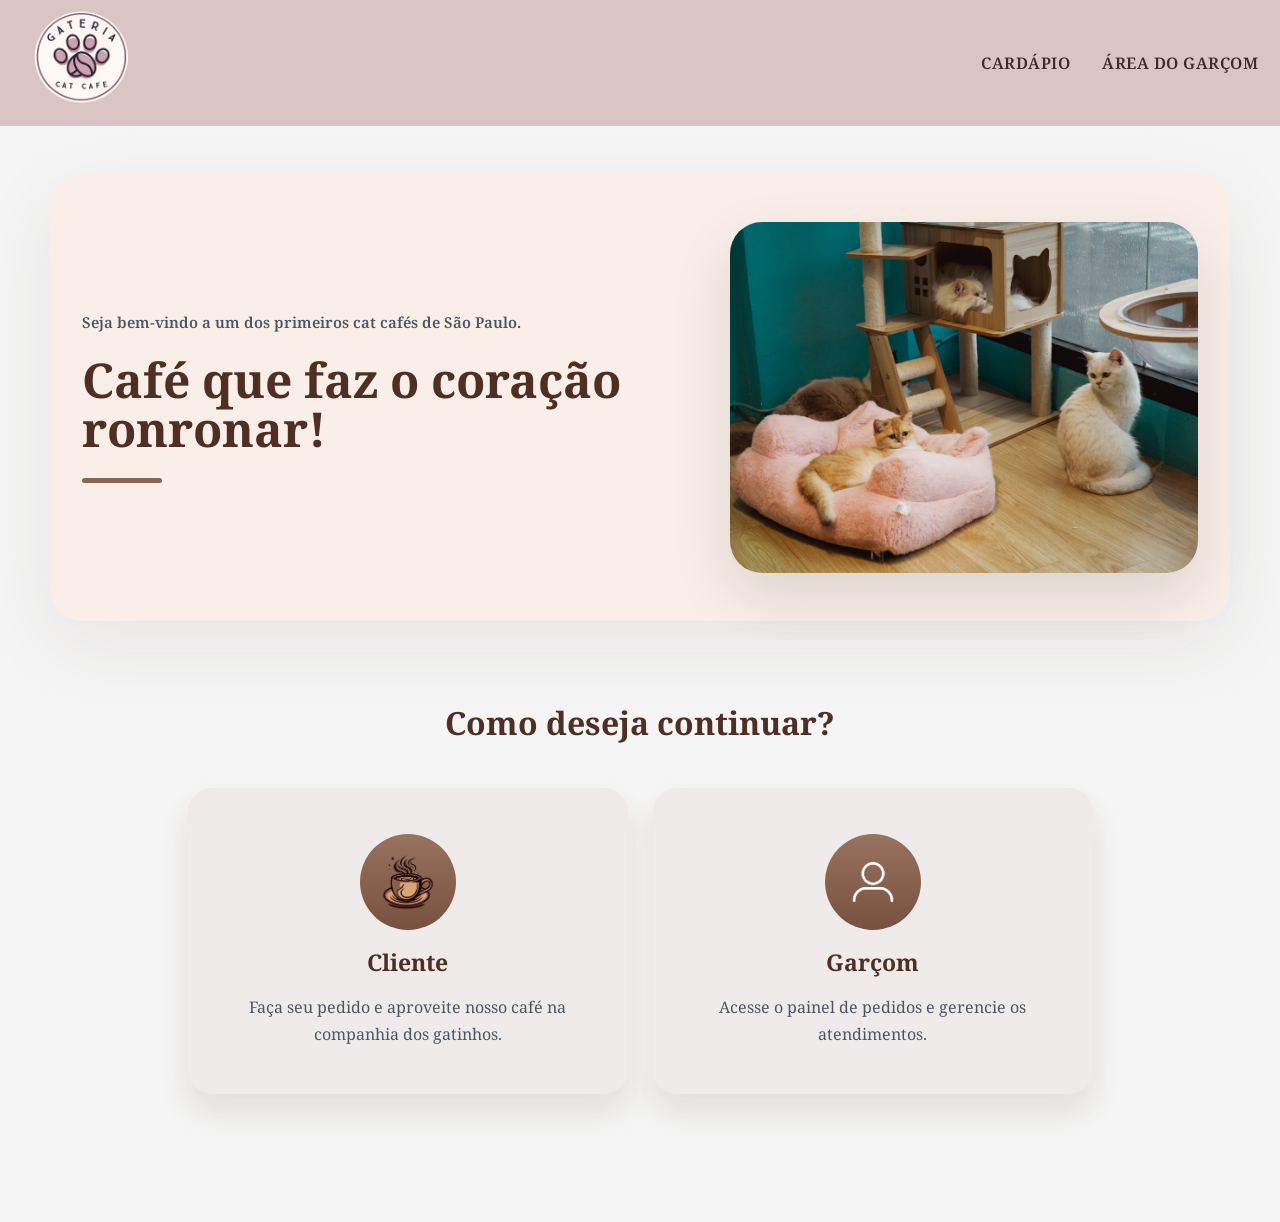
<file: index.html>
<!DOCTYPE html>
<html lang="pt-BR">

<head>
    <meta charset="UTF-8">
    <meta name="viewport" content="width=device-width, initial-scale=1.0">
    <link rel="preconnect" href="https://fonts.googleapis.com">
    <link rel="preconnect" href="https://fonts.gstatic.com" crossorigin>
    <link href="https://fonts.googleapis.com/css2?family=Noto+Serif+Georgian:wght@100..900&display=swap" rel="stylesheet">
    <link rel="preconnect" href="https://fonts.googleapis.com">
    <link rel="preconnect" href="https://fonts.gstatic.com" crossorigin>
    <link href="https://fonts.googleapis.com/css2?family=Noto+Serif+Georgian:wght@100..900&family=Roboto:ital,wght@0,100..900;1,100..900&display=swap" rel="stylesheet">
    <link rel="stylesheet" href="style.css">
    <title>Cafeteria CatCafé</title>
</head>

<body>
    <header>
        <nav class="nav-barra">
            <a href="index.html"><img src="./assets/logo.png" alt="Logo do CatCafé" class="logo"></a>
            <ul class="nav-links">
                <li class="cardapio" ><a href="./paginas/cardapio.html">CARDÁPIO</a></li>
                <li class="garcom" ><a href="./paginas/login.html">ÁREA DO GARÇOM</a></li>
            </ul>
        </nav>
    </header>
    <main>
        <section class="bem-vindo-section">
            <div class="texto">
                <p class="hero-intro">Seja bem-vindo a um dos primeiros cat cafés de São Paulo.</p>
                <h1>Café que faz o coração ronronar!</h1>
                <div class="linha"></div>
            </div>
            <div class="bem-vindo-imagem">
                <img src="./assets/imagem-gatos.jpg" alt="Imagem de vários gatos em um café">
            </div>
        </section>
        <section class="opcoes-section">
            <h2>Como deseja continuar?</h2>
            <div class="opcoes-grid">
                <a href="./paginas/cardapio.html" class="opcao-card">
                    <div class="opcao-icon">
                        <img src="./assets/cafe-icon.png" alt="Ícone de cliente">
                    </div>
                    <h3>Cliente</h3>
                    <p>Faça seu pedido e aproveite nosso café na companhia dos gatinhos.</p>
                </a>
                <a href="./paginas/login.html" class="opcao-card">
                    <div class="opcao-icon">
                        <img src="./assets/user-icon.png" alt="Ícone de garçom">
                    </div>
                    <h3>Garçom</h3>
                    <p>Acesse o painel de pedidos e gerencie os atendimentos.</p>
                </a>
            </div>
        </section>
    </main>
</body>

</html>
</file>
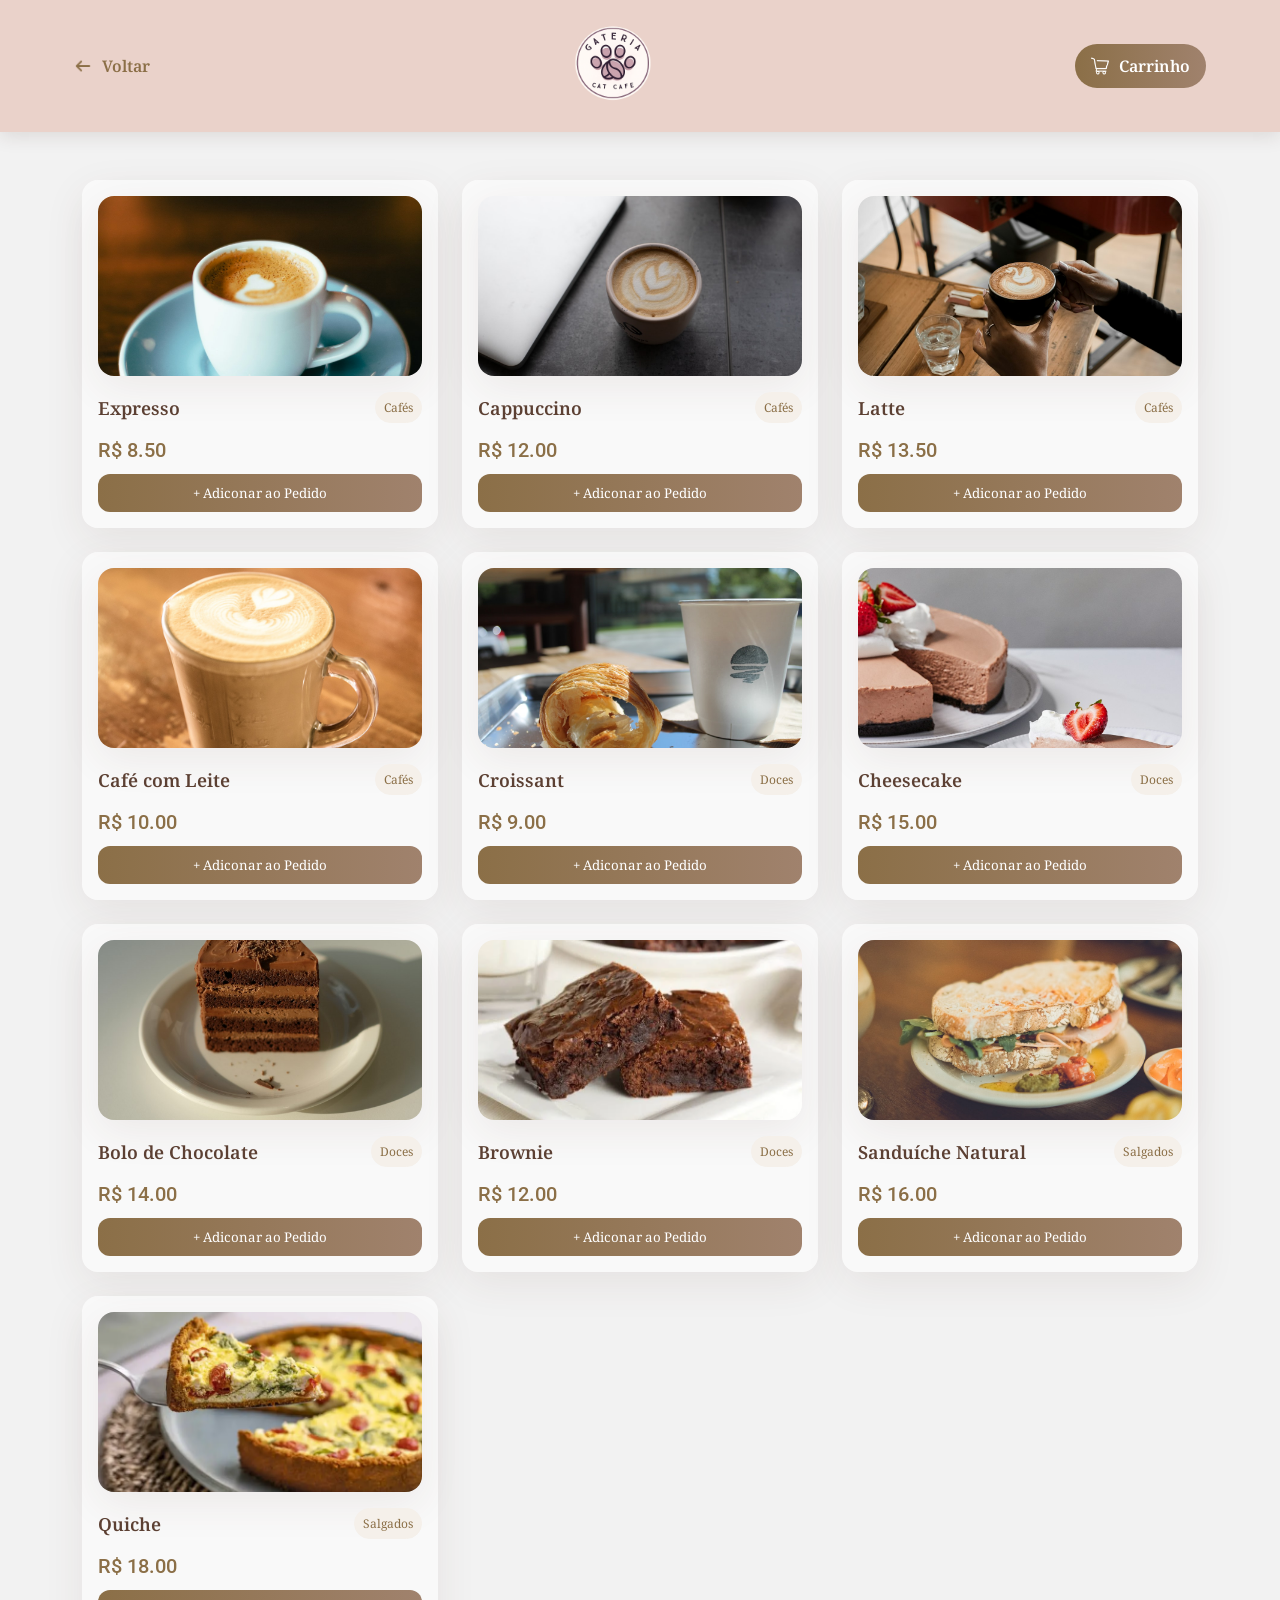
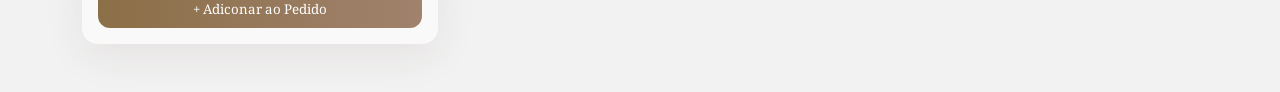
<file: paginas/cardapio.html>
<!DOCTYPE html>
<html lang="en">
<head>
    <meta charset="UTF-8">
    <meta name="viewport" content="width=device-width, initial-scale=1.0">
    <link rel="preconnect" href="https://fonts.googleapis.com">
    <link rel="preconnect" href="https://fonts.gstatic.com" crossorigin>
    <link href="https://fonts.googleapis.com/css2?family=Noto+Serif+Georgian:wght@100..900&display=swap" rel="stylesheet">
    <link rel="preconnect" href="https://fonts.googleapis.com">
    <link rel="preconnect" href="https://fonts.gstatic.com" crossorigin>
    <link href="https://fonts.googleapis.com/css2?family=Noto+Serif+Georgian:wght@100..900&family=Roboto:ital,wght@0,100..900;1,100..900&display=swap" rel="stylesheet">
    <link rel="stylesheet" href="../estilos/cardapio.css">
    <script src="../jascript/cardapio.js" defer></script>
    <title>Cardápio</title>
</head>
<body>
    <header>
        <nav class="nav-barra">
            <a href="../index.html" class="nav-links botao-voltar">
                <img src="../assets/arrow-left.png" alt="Voltar">
                <span>Voltar</span>
            </a>
            <a href="../index.html" class="nav-links header-logo">
                <img src="../assets/logo.png" alt="Logo do Cat Café">
            </a>
            <a href="../paginas/checkout.html" class="nav-links botao-carrinho">
                <img src="../assets/cart.png" alt="Carrinho">
                <span>Carrinho</span>
            </a>
        </nav>
    </header>

    <section class="cardapio-section">
        <div class="cardapio-container">
           
            <div class="cardapio-item">
                <img src="../assets/expresso.jpg" alt="Expresso">
                <div class="item-nota">
                    <h2>Expresso</h2>
                    <span class="tipo">Cafés</span>
                </div>
                <p class="preco" id="preco-expresso">R$ 8.50</p>
                <button id="adicionar-expresso" class="adicionar-carrinho"> + Adiconar ao Pedido </button>
            </div>

            <div class="cardapio-item">
                <img src="../assets/cappuccino.jpg" alt="Cappuccino">
                <div class="item-nota">
                    <h2>Cappuccino</h2>
                    <span class="tipo">Cafés</span>
                </div>
                <p class="preco" id="preco-cappuccino">R$ 12.00</p>
                <button id="adicionar-cappuccino" class="adicionar-carrinho"> + Adiconar ao Pedido </button>
            </div>

            <div class="cardapio-item">
                <img src="../assets/latte.jpg" alt="Latte">
                <div class="item-nota">
                    <h2>Latte</h2>
                    <span class="tipo">Cafés</span>
                </div>
                <p class="preco" id="preco-latte">R$ 13.50</p>
                <button id="adicionar-latte" class="adicionar-carrinho"> + Adiconar ao Pedido </button>
            </div>

            <div class="cardapio-item">
                <img src="../assets/cafecomleite.jpg" alt="Café com Leite">
                <div class="item-nota">
                    <h2>Café com Leite</h2>
                    <span class="tipo">Cafés</span>
                </div>
                <p class="preco" id="preco-cafecomleite">R$ 10.00</p>
                <button id="adicionar-cafecomleite" class="adicionar-carrinho"> + Adiconar ao Pedido </button>
            </div>

            <div class="cardapio-item">
                <img src="../assets/croissant.jpg" alt="Croissant">
                <div class="item-nota">
                    <h2>Croissant</h2>
                    <span class="tipo">Doces</span>
                </div>
                <p class="preco" id="preco-croissant">R$ 9.00</p>
                <button id="adicionar-croissant" class="adicionar-carrinho"> + Adiconar ao Pedido </button>
            </div>

            <div class="cardapio-item">
                <img src="../assets/cheesecake.jpg" alt="Cheesecake">
                <div class="item-nota">
                    <h2>Cheesecake</h2>
                    <span class="tipo">Doces</span>
                </div>
                <p class="preco" id="preco-cheesecake">R$ 15.00</p>
                <button id="adicionar-cheesecake" class="adicionar-carrinho"> + Adiconar ao Pedido </button>
            </div>

            <div class="cardapio-item">
                <img src="../assets/bolodechacolate.jpg" alt="Bolo de Chocolate">
                <div class="item-nota">
                    <h2>Bolo de Chocolate</h2>
                    <span class="tipo">Doces</span>
                </div>
                <p class="preco" id="preco-bolodechocolate">R$ 14.00</p>
                <button id="adicionar-bolodechocolate" class="adicionar-carrinho"> + Adiconar ao Pedido </button>
            </div>

            <div class="cardapio-item">
                <img src="../assets/brownie.jpg" alt="Brownie">
                <div class="item-nota">
                    <h2>Brownie</h2>
                    <span class="tipo">Doces</span>
                </div>
                <p class="preco" id="preco-brownie">R$ 12.00</p>
                <button id="adicionar-brownie" class="adicionar-carrinho"> + Adiconar ao Pedido </button>
            </div>

            <div class="cardapio-item">
                <img src="../assets/sanduiche.jpg" alt="Sanduíche Natural">
                <div class="item-nota">
                    <h2>Sanduíche Natural</h2>
                    <span class="tipo">Salgados</span>
                </div>
                <p class="preco" id="preco-sanduiche">R$ 16.00</p>
                <button id="adicionar-sanduiche" class="adicionar-carrinho"> + Adiconar ao Pedido </button>
            </div>

            <div class="cardapio-item">
                <img src="../assets/quiche.jpg" alt="Quiche">
                <div class="item-nota">
                    <h2>Quiche</h2>
                    <span class="tipo">Salgados</span>
                </div>
                <p class="preco" id="preco-quiche">R$ 18.00</p>
                <button id="adicionar-quiche" class="adicionar-carrinho"> + Adiconar ao Pedido </button>
            </div>
        </div>
    </section>
</body>
</html>
</file>
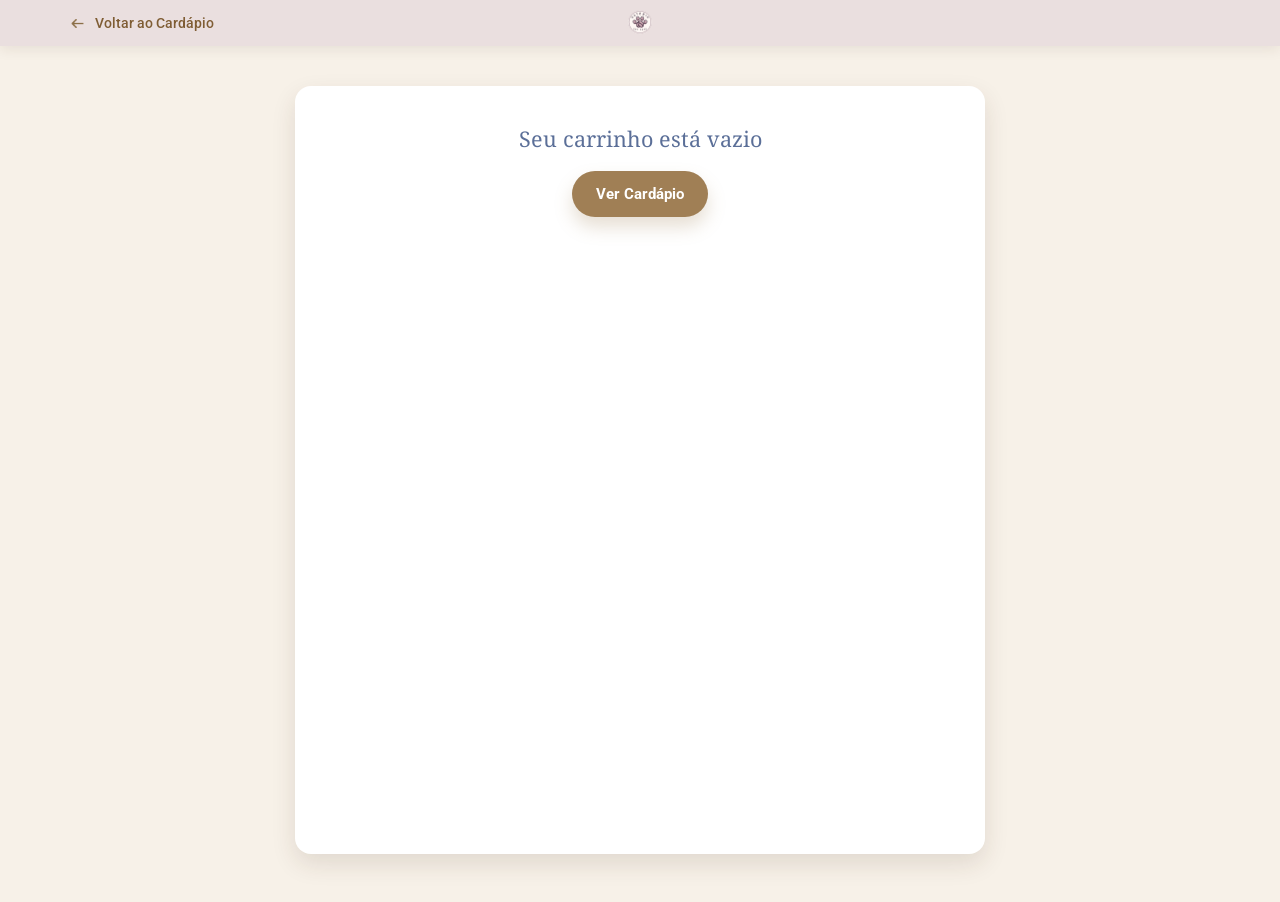
<file: paginas/checkout.html>
<!DOCTYPE html>
<html lang="pt-BR">
<head>
	<meta charset="UTF-8">
	<meta name="viewport" content="width=device-width, initial-scale=1.0">
	<link rel="preconnect" href="https://fonts.googleapis.com">
	<link rel="preconnect" href="https://fonts.gstatic.com" crossorigin>
	<link href="https://fonts.googleapis.com/css2?family=Noto+Serif+Georgian:wght@400;700&family=Roboto:wght@400;500;700&display=swap" rel="stylesheet">
	<link rel="stylesheet" href="../estilos/checkout.css">
	<title>Checkout</title>
</head>
<body>
	<header class="cabecalho">
		<nav class="nav-barra">
			<a href="./cardapio.html" class="nav-links botao-voltar">
				<img src="../assets/arrow-left.png" alt="Voltar ao cardápio">
				<span>Voltar ao Cardápio</span>
			</a>

			<a href="../index.html" class="nav-links header-logo" aria-label="Ir para a página inicial">
				<img src="../assets/logo.png" alt="Logo CatCafé">
			</a>

			<div class="espaco-nav" aria-hidden="true"></div>
		</nav>
	</header>

	<main class="checkout-section">
		<section class="card-carrinho-vazio" aria-labelledby="checkout-title">
			<p id="checkout-title" class="mensagem-carrinho">Seu carrinho está vazio</p>
			<a href="./cardapio.html" class="botao-cardapio">Ver Cardápio</a>
		</section>
	</main>
	<script src="../jascript/checkout.js" defer></script>
</body>
</html>
</file>
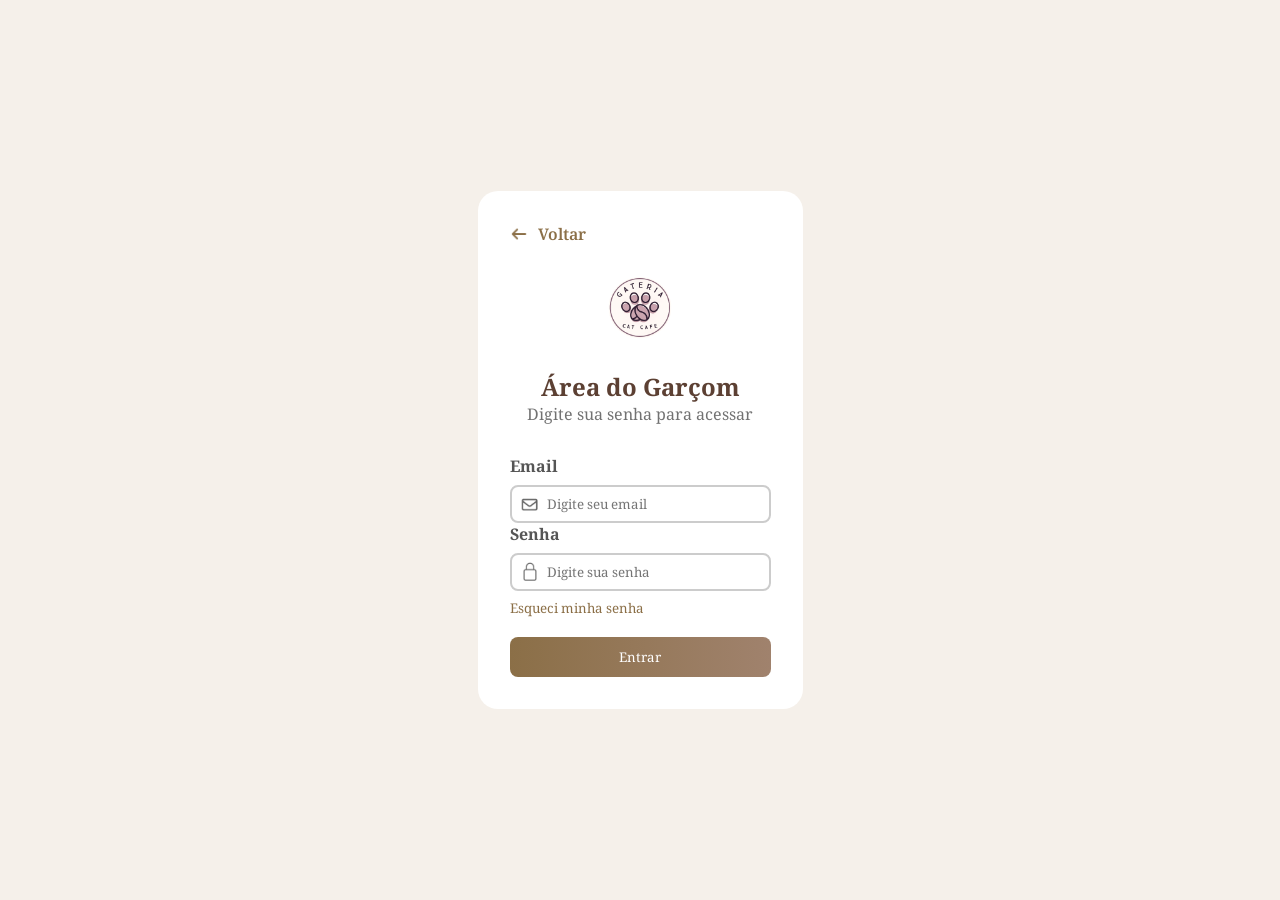
<file: paginas/login.html>
<!DOCTYPE html>
<html lang="en">
<head>
    <meta charset="UTF-8">
    <meta name="viewport" content="width=device-width, initial-scale=1.0">
    <link rel="preconnect" href="https://fonts.googleapis.com">
    <link rel="preconnect" href="https://fonts.gstatic.com" crossorigin>
    <link href="https://fonts.googleapis.com/css2?family=Noto+Serif+Georgian:wght@100..900&display=swap" rel="stylesheet">
    <link rel="preconnect" href="https://fonts.googleapis.com">
    <link rel="preconnect" href="https://fonts.gstatic.com" crossorigin>
    <link href="https://fonts.googleapis.com/css2?family=Noto+Serif+Georgian:wght@100..900&family=Roboto:ital,wght@0,100..900;1,100..900&display=swap" rel="stylesheet">
    <link rel="stylesheet" href="../estilos/login.css">
    <script src="../jascript/login.js" defer></script>
    <title>Login Garçom</title> 
</head>
<body>
    <main>
        <section class="login-section">
            <div>
                <div class="cabecalho">
                    <a href="../index.html" class="nav-links botao-voltar">
                        <img src="../assets/arrow-left.png" alt="Voltar">
                        <span>Voltar</span>
                    </a>
                    <a class="logo" href="../index.html">
                        <img class="logo" src="../assets/logo.png" alt="Logo do CatCafé">
                    </a>
                    <div class="titulo" >
                        <h1>Área do Garçom</h1>
                        <p>Digite sua senha para acessar</p>
                    </div>
                </div>

                <form action="" id="form-login">
                    <div class="email">
                        <label class="label" for="email">Email</label>
                        <img class="icone-email" src="../assets/email.png" alt="ícone de email">
                        <input class="caixa-de-texto" type="email" name="email" id="email" placeholder="Digite seu email">
                    </div>

                    <div class="senha">
                        <label class="label" for="senha">Senha</label>
                        <img class="icone-lock" src="../assets/lock.png" alt="ícone de cadeado">
                        <input class="caixa-de-texto" type="password" name="senha" id="senha" placeholder="Digite sua senha">
                        <button type="button" class="esqueci-senha">Esqueci minha senha</button>
                    </div>
                </form>
                
                <button class="botao-entrar" id="botao-entrar">Entrar</button>
            </div>
        </section>
    </main>
</body>
</html>
</file>
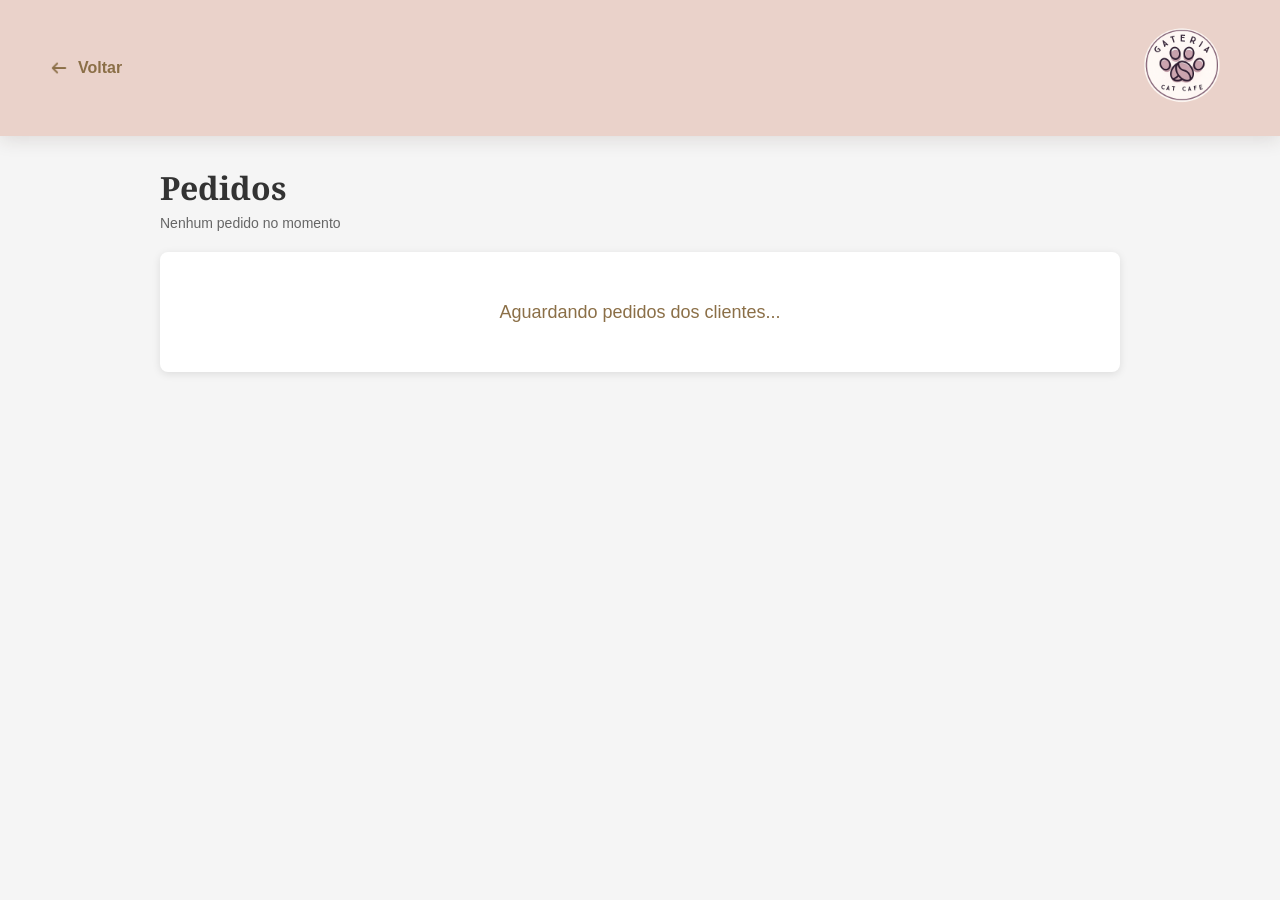
<file: paginas/pedidos.html>
<!DOCTYPE html>
<html lang="pt-BR">

<head>
    <meta charset="UTF-8">
    <meta name="viewport" content="width=device-width, initial-scale=1.0">
    <link rel="preconnect" href="https://fonts.googleapis.com">
    <link rel="preconnect" href="https://fonts.gstatic.com" crossorigin>
    <link href="https://fonts.googleapis.com/css2?family=Noto+Serif+Georgian:wght@400;700&display=swap"
        rel="stylesheet">
    <link rel="stylesheet" href="../estilos/pedidos.css">
    <title>Pedidos</title>
</head>

<body>
    <header>
        <nav class="nav-barra">
            <a href="../index.html" class="nav-links botao-voltar">
                <img src="../assets/arrow-left.png" alt="Voltar">
                <span>Voltar</span>
            </a>
            <a href="../index.html" class="nav-links header-logo">
                <img src="../assets/logo.png" alt="Logo do Cat Café">
            </a>
        </nav>
    </header>

    <section>
        <div>
            <h1>Pedidos</h1>
            <span class="subtitulo">Nenhum pedido no momento</span>
        </div>

        <div class="card-pedidos">
            <p style="min-height: 120px; display: grid; place-items: center; margin: 0; color: #8B6F47; font-size: 18px; text-align: center; padding: 24px;">Aguardando pedidos dos clientes...</p>
        </div>
    </section>

    <script src="../jascript/pedidos.js" defer></script>
</body>
</html>
</file>
<file: style.css>
* {
    margin: 0;
    padding: 0;
    box-sizing: border-box;
    font-family: "Noto Serif Georgian", serif;
}

body {
    background-color: #f5f5f5;
    color: #333;
}

header .logo {
    width: 119px;
    height: auto;
    cursor: pointer;
}

header .cardapio,
header .garcom {
    cursor: pointer;
}

.nav-barra {
    display: flex;
    align-items: center;
    justify-content: space-between;
    background-color: #dac4c4;
    padding: 1px 22px;
}

.nav-links {
    list-style: none;
    display: flex;
    align-items: center;
    gap: 32px;
}

.nav-links a {
    text-decoration: none;
    color: #3f2b26;
    font-weight: 600;
    letter-spacing: 0.03em;
}

.bem-vindo-section {
    max-width: 1180px;
    margin: 48px auto;
    padding: 48px 32px;
    display: grid;
    grid-template-columns: 1.3fr 1fr;
    align-items: center;
    gap: 40px;
    background: #f9efe8;
    border-radius: 32px;
    box-shadow: 0 24px 80px rgba(95, 56, 38, 0.08);
}

.texto {
    display: flex;
    flex-direction: column;
    gap: 24px;
}

.hero-intro {
    color: #4a5565;
    font-size: 15px;
    font-weight: 600;
}

.bem-vindo-section h1 {
    font-size: 48px;
    font-weight: 700;
    line-height: 1.02;
    color: #4f2f24;
}

.linha {
    width: 80px;
    height: 5px;
    background-color: #8a6654;
    border-radius: 999px;
}

.bem-vindo-imagem {
    overflow: hidden; /* Evita que a imagem ultrapasse os limites do container */
    border-radius: 32px;
    box-shadow: 0 24px 60px rgba(23, 12, 15, 0.12);
}

.bem-vindo-imagem img {
    width: 100%;
    height: 100%;
    display: block;
    object-fit: cover;
}

main {
    padding: 0 20px 32px;
}

.opcoes-section {
    max-width: 1180px;
    margin: 0 auto 48px;
    padding: 32px 32px 48px;
    display: flex;
    flex-direction: column;
    gap: 32px;
    background: transparent;
}

.opcoes-section h2 {
    color: #4f2f24;
    font-size: 32px;
    text-align: center;
    margin-bottom: 12px;
}

.opcoes-grid {
    display: flex;
    justify-content: center;
    gap: 25px;
}

.opcao-card {
    display: flex;
    flex-direction: column;
    align-items: center;
    padding: 46px 44px;
    gap: 16px;
    background: #f0ebeb;
    border-radius: 24px;
    text-decoration: none;
    color: inherit;
    box-shadow: 0 18px 30px rgba(101, 62, 37, 0.12);
    transition: transform 0.25s ease, box-shadow 0.25s ease;
}

.opcao-card:hover {
    transform: translateY(-8px);
    box-shadow: 0 24px 42px rgba(101, 62, 37, 0.18);
}

.opcao-icon {
    width: 96px;
    height: 96px;
    border-radius: 50%;
    background: linear-gradient(180deg, #98735f 0%, #78503f 100%);
    display: grid;
    place-items: center;
}

.opcao-icon img {
    width: 58px;
    height: 58px;
}

.opcao-card h3 {
    font-size: 23px;
    color: #4f2f24;
}

.opcao-card p {
    color: #4a5565;
    text-align: center;
    line-height: 1.7;
    max-width: 352px;
}
</file>
<file: estilos/cardapio.css>
* {
    margin: 0;
    padding: 0;
    box-sizing: border-box;
    font-family: "Noto Serif Georgian", serif;
}

body {
    background-color: #e7e7e783;
    color: #3f2b26;
}

header {
    background: #ead2ca;
    box-shadow: 0 4px 18px rgba(60, 35, 26, 0.12);
}

.nav-barra {
    max-width: 1180px;
    margin: 0 auto;
    padding: 18px 24px;
    display: flex;
    align-items: center;
    justify-content: space-between;
    gap: 16px;
}

.nav-links {
    font: "Roboto", sans-serif;
    font-size: 16px;
    display: inline-flex;
    align-items: center;
    gap: 10px;
    text-decoration: none;
    color: #8B6F47;
    font-weight: 600;
}

.botao-voltar img,
.botao-carrinho img {
    width: 18px;
    display: block;
}

.header-logo img {
    width: 96px;
    height: auto;
}

.botao-carrinho {
    background: linear-gradient(to right, #8B6F47, #A0826D);
    color: #fff;
    padding: 11px 16px;
    border-radius: 999px;
}

.botao-carrinho:hover,
.botao-voltar:hover {
    opacity: 0.92;
}

.cardapio-section {
    max-width: 1180px;
    margin: 48px auto;
    padding: 0 32px;
    display: grid;
    /* grid-template-columns: 1fr 1fr; */
    gap: 32px;
}

.cardapio-container {
    display: grid;
    grid-template-columns: repeat(auto-fit, minmax(280px, 1fr)); /*Isso faz com que a grade se ajuste automaticamente para preencher o espaço disponível, criando colunas de pelo menos 280px de largura e expandindo para preencher o espaço restante */
    gap: 24px;
}

.cardapio-section img {
    width: 50%;
    height: 200px;
    object-fit: cover;
    border-radius: 16px;
    box-shadow: 0 12px 40px rgba(95, 56, 38, 0.08); /*O 0 = deslocamento horizontal, 12px = deslocamento vertical, 40px = raio de borrão, rgba(95, 56, 38, 0.08) = cor e transparência */
}

.cardapio-section h2 {
    font-size: 25px;
    font-weight: 600;
    color: #5C4033;
    margin-top: 16px;
}

.cardapio-section .tipo {
    font-size: 14px;
    color: #8b6f47;
    margin-top: 4px;
    border: 1px solid #f5f0ea;
    display: inline-block;
    padding: 2px 8px;
    border-radius: 999px;
    background: #f5f0ea;
}

.cardapio-section .preco {
    font-size: 20px;
    font-weight: 500;
    font-family: "Roboto", sans-serif;
    color: #8B6F47;
    margin-top: 8px;
}

.cardapio-section button {
    margin-top: 12px;
    background: #8f6a53;
    background: linear-gradient(to right, #8B6F47, #A0826D);
    color: #fff;
    padding: 10px 16px;
    width: 100%;
    border: none;
    border-radius: 12px;
    cursor: pointer;
}

.cardapio-section button:hover {
    transform: scale(1.05);
    box-shadow: 0 10px 15px rgba(0, 0, 0, 0.1), 0 4px 6px rgba(0, 0, 0, 0.05);
    transition: all 0.3s ease; /* transition-all */
}

.cardapio-item {
    background-color: #ffffff98;
    border-radius: 16px;
    padding: 16px;
    box-shadow: 0 12px 40px rgba(95, 56, 38, 0.08);
    display: flex;
    flex-direction: column;
}

.cardapio-item:hover {
    transform: translateY(-5px);
    box-shadow: 0 20px 60px rgba(95, 56, 38, 0.12);
    transition: all 0.3s ease;
}

.cardapio-item img {
    width: 100%;
    height: 180px;
    border-radius: 16px;
    box-shadow: 0 12px 40px rgba(95, 56, 38, 0.08);
}

.cardapio-item img:hover {
    transform: scale(1.05);
    transition: all 0.3s ease; 
}

.cardapio-item .item-nota {
    display: flex;
    justify-content: space-between;
    gap: 8px;
    margin-top: 12px;
    margin-bottom: 7px;
}

.cardapio-item h2 {
    font-size: 18px;
    font-weight: 600;
    color: #5C4033;
    margin-top: 8px;
}

.cardapio-item .tipo {
    font-size: 12px;
    color: #8b6f47;
    border: 1px solid #f5f0ea;
    display: inline-block;
    padding: 6px 8px;
    border-radius: 999px;
    background: #f5f0ea;
}
</file>
<file: estilos/checkout.css>
* {
	margin: 0;
	padding: 0;
	box-sizing: border-box;
}

body {
	min-height: 100vh;
	background: #f7f1e8;
	color: #333;
	font-family: "Roboto", sans-serif;
}

a {
	color: inherit;
	text-decoration: none;
}

.cabecalho {
	background: #eadfdf;
	box-shadow: 0 4px 12px rgba(60, 35, 26, 0.08);
}

.nav-barra {
	max-width: 1180px;
	margin: 0 auto;
	min-height: 44px;
	padding: 8px 20px;
	display: grid;
	grid-template-columns: 1fr auto 1fr;
	align-items: center;
	gap: 12px;
}

.nav-links {
	display: inline-flex;
	align-items: center;
	gap: 10px;
	font-size: 14px;
	font-weight: 500;
	color: #7f5d34;
	width: fit-content;
	text-decoration: none;
}

.botao-voltar img {
	width: 15px;
	height: 15px;
	display: block;
}

.header-logo {
	display: inline-flex;
	justify-content: center;
	align-items: center;
}

.header-logo img {
	width: 30px;
	height: 30px;
	display: block;
}

.espaco-nav {
	min-height: 1px;
}

.checkout-section {
	min-height: calc(100vh - 44px);
	padding: 32px 20px 48px;
	display: flex;
	justify-content: center;
}

.card-carrinho-vazio {
	width: min(100%, 690px);
	margin-top: 0.5rem;
	background: #ffffff;
	border-radius: 16px;
	box-shadow: 0 10px 24px rgba(67, 42, 27, 0.12);
	padding: 38px 24px 36px;
	display: flex;
	flex-direction: column;
	align-items: center;
	gap: 18px;
	text-align: center;
}

.checkout-conteudo {
	width: min(100%, 1180px);
	display: grid;
	grid-template-columns: minmax(0, 1.7fr) minmax(320px, 0.9fr);
	gap: 22px;
	align-items: start;
}

.checkout-itens {
	display: flex;
	flex-direction: column;
	gap: 16px;
}

.mensagem-carrinho {
	font-family: "Noto Serif Georgian", serif;
	font-size: clamp(1.1rem, 2.2vw, 1.35rem);
	font-weight: 400;
	color: #5b6f98;
}

.botao-cardapio {
	display: inline-flex;
	align-items: center;
	justify-content: center;
	min-width: 128px;
	padding: 14px 24px;
	border-radius: 999px;
	background: #a07f55;
	color: #fff;
	font-family: "Roboto", sans-serif;
	font-size: 15px;
	font-weight: 700;
	box-shadow: 0 10px 18px rgba(160, 127, 85, 0.25);
	transition: transform 0.2s ease, background-color 0.2s ease, box-shadow 0.2s ease;
	text-decoration: none;
}

.botao-cardapio:hover {
	background: #8f704a;
	transform: translateY(-1px);
	box-shadow: 0 12px 20px rgba(160, 127, 85, 0.3);
}

.card-confirmacao-pedido {
	width: min(100%, 350px);
	margin-top: 5rem;
	background: #ffffff;
	border-radius: 18px;
	box-shadow: 0 14px 30px rgba(67, 42, 27, 0.16);
	padding: 34px 28px 30px;
	display: flex;
	flex-direction: column;
	align-items: center;
	text-align: center;
	gap: 16px;
}

.icone-confirmacao {
	width: 76px;
	height: 76px;
	border-radius: 50%;
	background: #d7f7df;
	color: #169c3b;
	display: grid;
	place-items: center;
	font-size: 2rem;
	font-weight: 700;
}

.titulo-confirmacao {
	font-family: "Noto Serif Georgian", serif;
	font-size: 1.45rem;
	font-weight: 700;
	color: #0f7a31;
	margin-top: 2px;
}

.mensagem-confirmacao {
	font-size: 0.98rem;
	line-height: 1.55;
	color: #667085;
	max-width: 260px;
}

.botao-voltar-menu {
	display: inline-flex;
	align-items: center;
	justify-content: center;
	margin-top: 4px;
	padding: 12px 18px;
	border-radius: 999px;
	background: #a07f55;
	color: #fff;
	font-weight: 700;
	transition: transform 0.2s ease, background-color 0.2s ease;
}

.botao-voltar-menu:hover {
	background: #8f704a;
	transform: translateY(-1px);
}

.resumo-pedido {
	background: #ffffff;
	border-radius: 16px;
	box-shadow: 0 10px 24px rgba(67, 42, 27, 0.12);
	padding: 22px;
	display: flex;
	flex-direction: column;
	gap: 18px;
	position: sticky;
	top: 18px;
}

.titulo-resumo {
	font-family: "Noto Serif Georgian", serif;
	font-size: 1.35rem;
	font-weight: 700;
	color: #5b3d31;
}

.linhas-resumo {
	display: flex;
	flex-direction: column;
	gap: 12px;
}

.linha-resumo {
	display: flex;
	justify-content: space-between;
	align-items: center;
	padding-bottom: 12px;
	border-bottom: 1px solid #ece0d6;
	color: #7f5d34;
}

.linha-resumo strong {
	font-size: 1rem;
	color: #5b3d31;
}

.linha-resumo.destaque {
	padding-top: 4px;
	border-bottom: none;
	font-size: 1.05rem;
}

.linha-resumo.destaque strong {
	font-size: 1.2rem;
}

.formulario-pedido {
	display: flex;
	flex-direction: column;
	gap: 10px;
}

.campo-label {
	font-size: 0.95rem;
	font-weight: 700;
	color: #5b3d31;
	margin-top: 4px;
}

.campo-texto {
	width: 100%;
	padding: 12px 14px;
	border: 1px solid #d8c9bc;
	border-radius: 12px;
	font-family: "Roboto", sans-serif;
	font-size: 0.95rem;
	color: #4f372d;
	outline: none;
}

.campo-texto:focus {
	border-color: #a07f55;
	box-shadow: 0 0 0 3px rgba(160, 127, 85, 0.12);
}

.botao-confirmar {
	margin-top: 8px;
	border: none;
	border-radius: 14px;
	padding: 14px 16px;
	background: #a07f55;
	color: #fff;
	font-family: "Roboto", sans-serif;
	font-size: 1rem;
	font-weight: 700;
	cursor: pointer;
	transition: transform 0.2s ease, background-color 0.2s ease;
}

.botao-confirmar:hover {
	background: #8f704a;
	transform: translateY(-1px);
}

.cabecalho-carrinho {
	display: flex;
	justify-content: space-between;
	align-items: flex-start;
	gap: 16px;
	padding-bottom: 12px;
	border-bottom: 1px solid #e8ddd2;
}

.titulo-carrinho {
	font-family: "Noto Serif Georgian", serif;
	font-size: 1.35rem;
	font-weight: 700;
	color: #5b3d31;
}

.resumo-carrinho {
	margin-top: 6px;
	font-size: 0.95rem;
	color: #8c7b6a;
}

.botao-limpar-carrinho {
	border: none;
	cursor: pointer;
	font-family: "Roboto", sans-serif;
}

.botao-limpar-carrinho {
	background: #f1e7db;
	color: #7f5d34;
	padding: 10px 14px;
	border-radius: 999px;
	font-weight: 700;
	transition: background-color 0.2s ease, transform 0.2s ease;
}

.botao-limpar-carrinho:hover {
	background: #ead7c2;
	transform: translateY(-1px);
}

.lista-carrinho {
	display: flex;
	flex-direction: column;
	gap: 14px;
}

.item-carrinho {
	display: grid;
	grid-template-columns: auto minmax(0, 1fr) auto auto;
	gap: 16px;
	align-items: center;
	padding: 14px 0;
	border-bottom: 1px solid #f0e7de;
}

.item-carrinho:last-child {
	border-bottom: none;
	padding-bottom: 0;
}

.item-carrinho__nome {
	font-family: "Noto Serif Georgian", serif;
	font-size: 1.05rem;
	color: #433126;
	margin-bottom: 6px;
}

.item-carrinho__imagem {
	width: 88px;
	height: 88px;
	border-radius: 14px;
	object-fit: cover;
	box-shadow: 0 8px 18px rgba(67, 42, 27, 0.12);
}

.item-carrinho__quantidade-controle {
	display: inline-flex;
	align-items: center;
	gap: 10px;
	background: #f7f1e8;
	padding: 8px 10px;
	border-radius: 999px;
}

.botao-quantidade {
	width: 28px;
	height: 28px;
	border: none;
	border-radius: 50%;
	background: #ede8e1;
	color: #5b3d31;
	font-size: 1rem;
	cursor: pointer;
	transition: transform 0.2s ease, background-color 0.2s ease;
}

.botao-quantidade:hover {
	background: #e1d8cf;
	transform: scale(1.05);
}

.quantidade-atual {
	min-width: 18px;
	text-align: center;
	font-weight: 700;
	color: #5b3d31;
}

.item-carrinho__quantidade {
	color: #8f7d6c;
	font-size: 0.95rem;
}

.item-carrinho__valores {
	text-align: right;
	min-width: 92px;
}

.item-carrinho__preco {
	color: #7f5d34;
	font-size: 0.95rem;
	font-weight: 500;
}

.item-carrinho__subtotal {
	font-size: 1rem;
	font-weight: 700;
	color: #5b3d31;
	margin-top: 4px;
}
</file>
<file: estilos/login.css>
* {
    margin: 0;
    padding: 0;
    box-sizing: border-box;
    font-family: "Noto Serif Georgian", serif;
}

body {
    height: 100vh;
    display: flex;
    justify-content: center;
    align-items: center;
    background-color: #f5f0ea;
}

.login-section {
    background-color: white;
    border-radius: 20px;
    padding: 32px;
    box-shadow: 55px;
}

.cabecalho .nav-links {
    font: "Roboto", sans-serif;
    font-size: 16px;
    display: inline-flex;
    gap: 10px;
    text-decoration: none;
    color: #8B6F47;
    font-weight: 600;
    background-color: white;
    border: none;
    margin-bottom: 25px;
    margin-right: 185px;
    cursor: pointer;
}

.cabecalho .botao-voltar img { 
    width: 18px;
    display: block;
}

.botao-entrar {
    background: linear-gradient(to right, #8B6F47, #A0826D);
    color: #fff;
    padding: 11px 16px;
    display: flex;
    justify-content: center;
    align-items: center;
    border-radius: 8px;
    border: none;
    width: 100%;
    margin-top: 20px;
    cursor: pointer;
    transition: transform 0.3s ease;
}

.botao-voltar:hover {
    opacity: 0.92;
}

.botao-entrar:hover {
    opacity: 0.92;
    transform: scale(1.1);
}

.cabecalho a {
    display: flex;
    justify-content: center;
    align-items: center;
    margin-bottom: 20px;
    cursor: default; /* Altera o cursor para indicar que não é clicável */
}

.cabecalho a img {
    width: 80px;
}


.titulo {
    color: #5C4033;
    align-items: center;
    display: flex;
    flex-direction: column;
    justify-content: center;
    margin-bottom: 30px;
}

.titulo p {
    color: rgb(114, 114, 114);
}

.label {
    color: #555555;
    font-size: 16px;
    font-weight: 700;
}

.senha {
    position: relative; /* Define a posição relativa para o contêiner da senha */   
}

.email {
    position: relative; /* Define a posição relativa para o contêiner do email */   
}

.icone-email {
    position: absolute; /* Define a posição absoluta para o ícone */
    left: 10px; /* Ajuste a posição horizontal do ícone */
    top: 74%; /* Centraliza verticalmente o ícone */
    transform: translateY(-50%); /* Ajusta a posição vertical do ícone */
    width: 20px; /* Define a largura do ícone */
    pointer-events: none; /* Permite que o clique passe pelo ícone para o campo de entrada */
}

.icone-lock {
    position: absolute; 
    left: 10px; 
    top: 52%; 
    transform: translateY(-50%); 
    width: 20px; 
    pointer-events: none;
}

.email {
    display: flex;
    flex-direction: column;
    justify-content: center;
}

.senha input {
    padding-left: 35px; /* Ajuste o valor conforme necessário para criar espaço suficiente para o ícone */
}

.email input {
    padding-left: 35px;
}

.senha {
    display: flex;
    flex-direction: column;
    justify-content: center;
    align-items: baseline;
}

.senha input{
    width: 100%;
}

.senha button {
    border: none;
    text-decoration: none;
    color: #8b6f47;
    background-color: white;
    margin-top: 8px;
    cursor: pointer;
    transition: color 0.3s;
}

.senha button:hover {
    background-color: white;
    color: #5C4033;
}

input {
    border: 2px solid #ccc;
    border-radius: 8px;
    padding: 8px;
    margin-top: 8px;
}

.caixa-de-texto {
    width: 100%;
}

.caixa-de-texto:focus {
    border: 2px solid #8B6F47;
    outline: none; /* Remove o contorno padrão do navegador */
}
</file>
<file: estilos/pedidos.css>
* {
    margin: 0;
    padding: 0;
    box-sizing: border-box;
}

body {
    font-family: 'Roboto', sans-serif;
    background-color: #f5f5f5;
}

header {
    background: #ead2ca;
    padding: 20px;
    box-shadow: 0 4px 18px rgba(60, 35, 26, 0.12);
}

.nav-barra {
    max-width: 1180px;
    margin: 0 auto;
    display: flex;
    justify-content: space-between;
    gap: 16px;
}

.nav-links {
    font: "Roboto", sans-serif;
    font-size: 16px;
    display: inline-flex;
    align-items: center;
    gap: 10px;
    text-decoration: none;
    color: #8B6F47;
    font-weight: 600;
}

.botao-voltar img {
    width: 18px;
    display: block;
}

.header-logo img {
    width: 96px;
    height: auto;
}

.logo {
    display: flex;
    align-items: center;
    text-decoration: none;
    color: #333;
    gap: 10px;
}

.logo img {
    width: 24px;
    height: 24px;
}

.titulo {
    font-size: 16px;
    font-weight: 500;
}

section {
    padding: 30px 20px;
    max-width: 1000px;
    margin: 0 auto;
}

h1 {
    font-size: 32px;
    color: #333;
    margin-bottom: 5px;
    font-family: 'Noto Serif Georgian', serif;
}

.subtitulo {
    color: #666;
    font-size: 14px;
}

.card-pedidos {
    background-color: white;
    border-radius: 8px;
    overflow: hidden;
    margin-top: 20px;
    box-shadow: 0 2px 8px rgba(0, 0, 0, 0.1);
}

.lista-pedidos {
    display: flex;
    flex-direction: column;
    gap: 20px;
}

.card-pedido {
    background-color: white;
    border-radius: 8px;
    overflow: hidden;
    box-shadow: 0 2px 8px rgba(0, 0, 0, 0.1);
}

.gradiente {
    background: linear-gradient(to right, #8B6F47, #A0826D);
    padding: 25px;
    color: white;
}

.informacoes-pedido {
    display: flex;
    justify-content: space-between;
    align-items: center;
}

.informacao {
    display: flex;
    flex-direction: column;
    gap: 10px;
}

.cliente {
    display: flex;
    flex-direction: row;
    gap: 15px;
    align-items: center;    
}

.nome {
    font-size: 22px;
    font-weight: 600;
    margin: 0;
}

.mesa {
    background-color: rgba(255, 255, 255, 0.3);
    padding: 4px 10px;
    border-radius: 20px;
    font-size: 12px;
    display: inline-block;
    width: fit-content;
}

.detalhes-pedido {
    display: flex;
    flex-direction: column;
    justify-content: center;
}

.pedido {
    color: #ffffffe6;
    font-size: 14px;
    margin: 0;
}

.valor {
    font-size: 28px;
    font-weight: bold;
}

.itens {
    padding: 30px 25px;
}

.itens h4 {
    font-size: 16px;
    color: #333;
    margin-bottom: 20px;
    font-weight: 600;
}

.item {
    display: flex;
    gap: 15px;
    padding: 15px 0;
    border-bottom: 1px solid #f0f0f0;
    align-items: center;
}

.item img {
    width: 70px;
    height: 70px;
    border-radius: 6px;
    object-fit: cover;
}

.descricao {
    flex: 1;
}

.descricao h5 {
    font-size: 16px;
    color: #333;
    margin-bottom: 5px;
    font-weight: 600;
}

.descricao p {
    color: #888;
    font-size: 14px;
    margin: 0;
}

.quantidade-preco-total {
    display: flex;
    flex-direction: column;
    align-items: flex-end;
    gap: 8px;
}

.quantidade {
    color: #666;
    font-size: 14px;
    margin: 0;
}

.preco {
    color: #333;
    font-weight: 600;
    font-size: 16px;
    margin: 0;
}

.campo-status {
    display: flex;
    justify-content: space-between;
    align-items: center;
    padding: 20px 0;
    gap: 15px;
}

.status {
    display: flex;
    align-items: center;
    gap: 8px;
}

.status span {
    background-color: #fff3cd;
    color: #856404;
    padding: 8px 12px;
    border-radius: 20px;
    font-size: 13px;
    font-weight: 500;
    display: flex;
    align-items: center;
    gap: 6px;
}

.status span::before {
    content: '🕦';  /*Resposta: Exibe um ícone de relógio */
    font-size: 16px;
}

.botao-pronto {
    background-color: #f8f9fa;
    border: 1px solid #dee2e6;
    padding: 8px 16px;
    border-radius: 4px;
    color: #495057;
    cursor: pointer;
    font-size: 14px;
    transition: all 0.3s ease;
}

.botao-pronto:hover {
    background-color: #e9ecef;
    border-color: #adb5bd;
}

.item:last-child {
    border-bottom: none;
}
</file>
